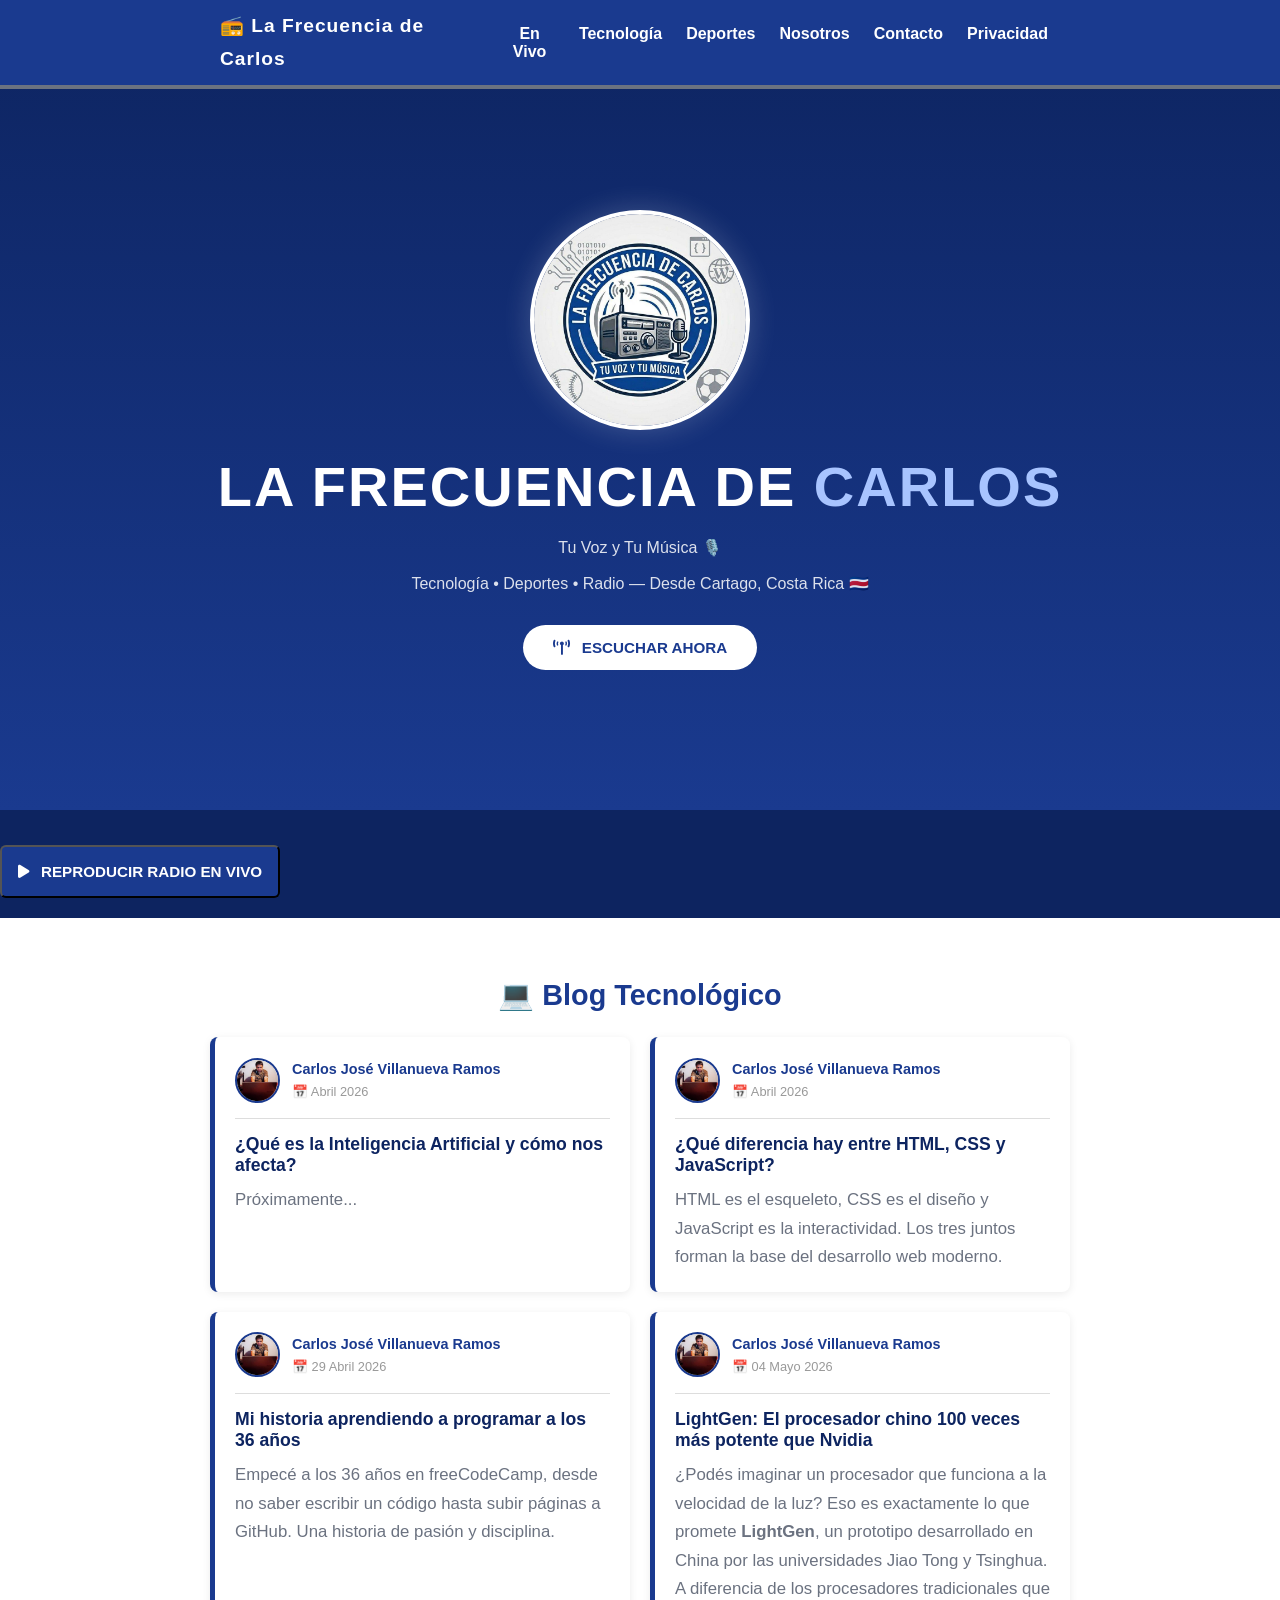
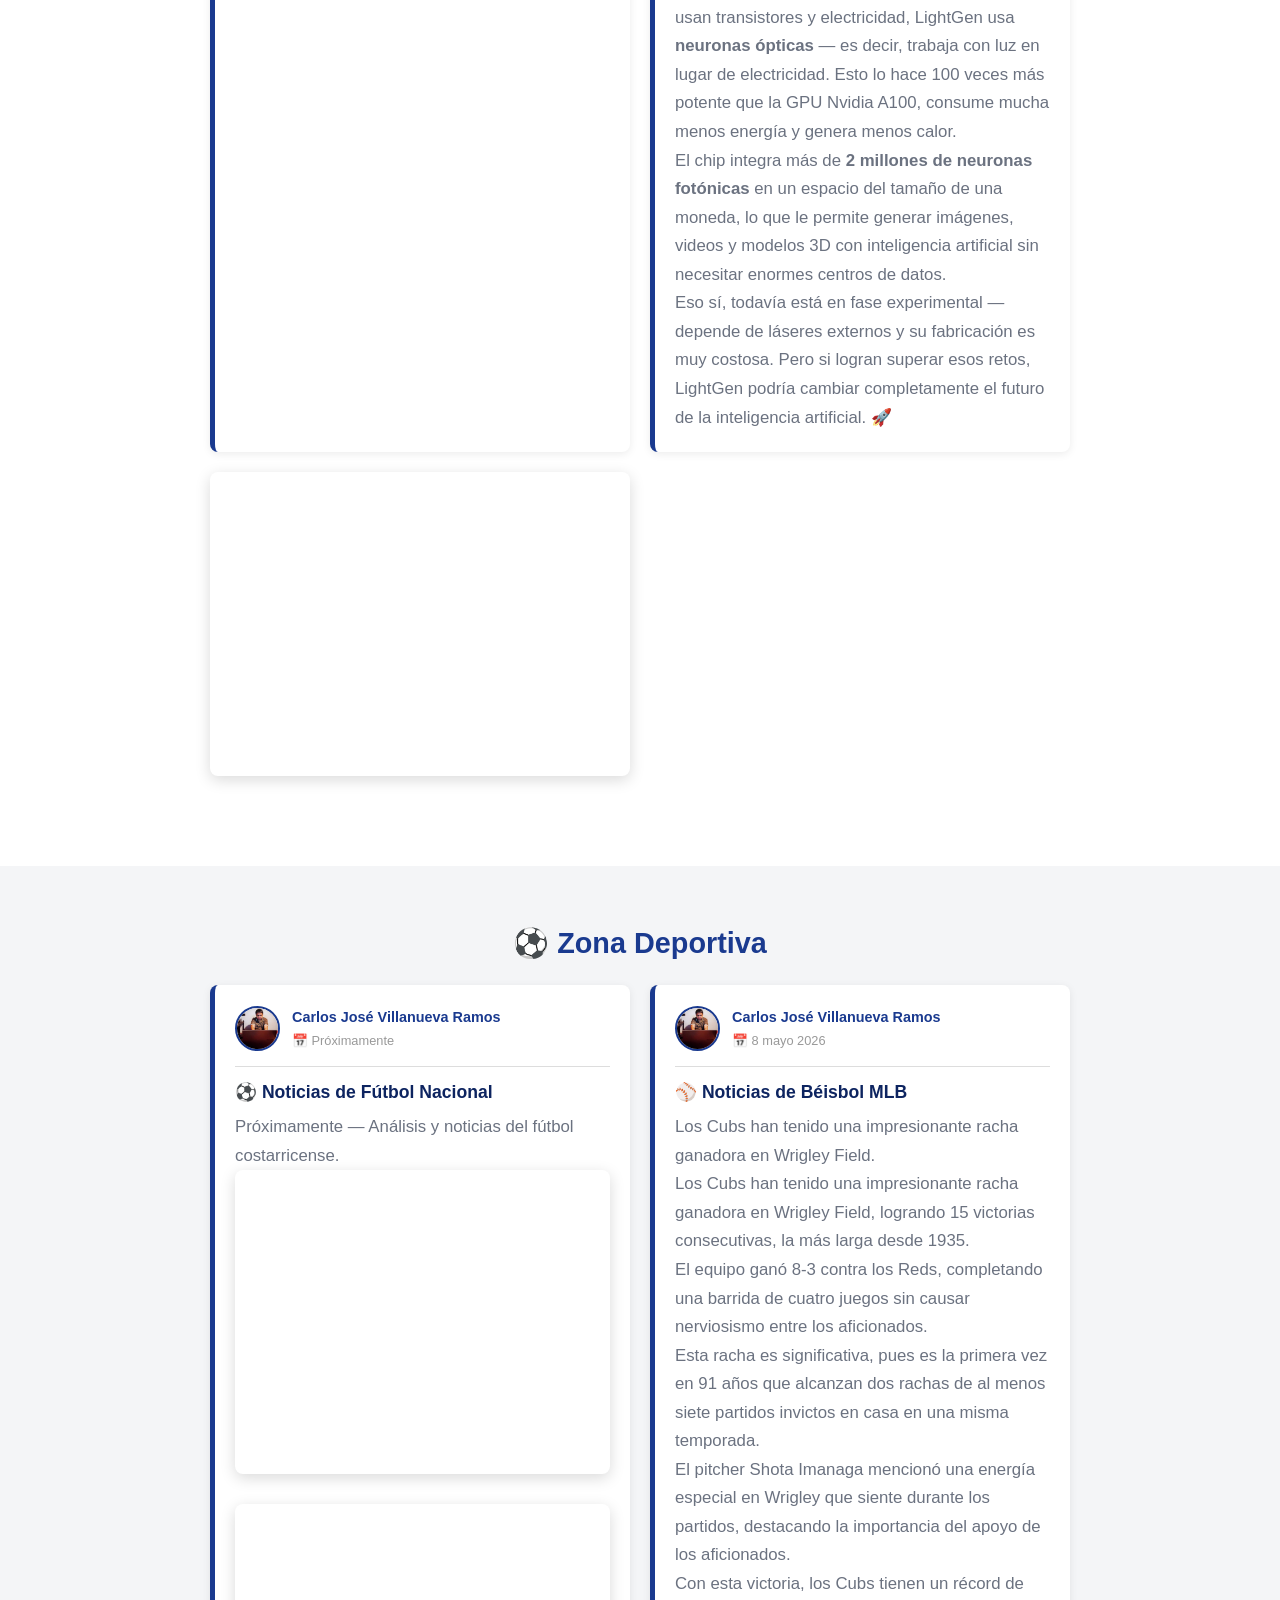
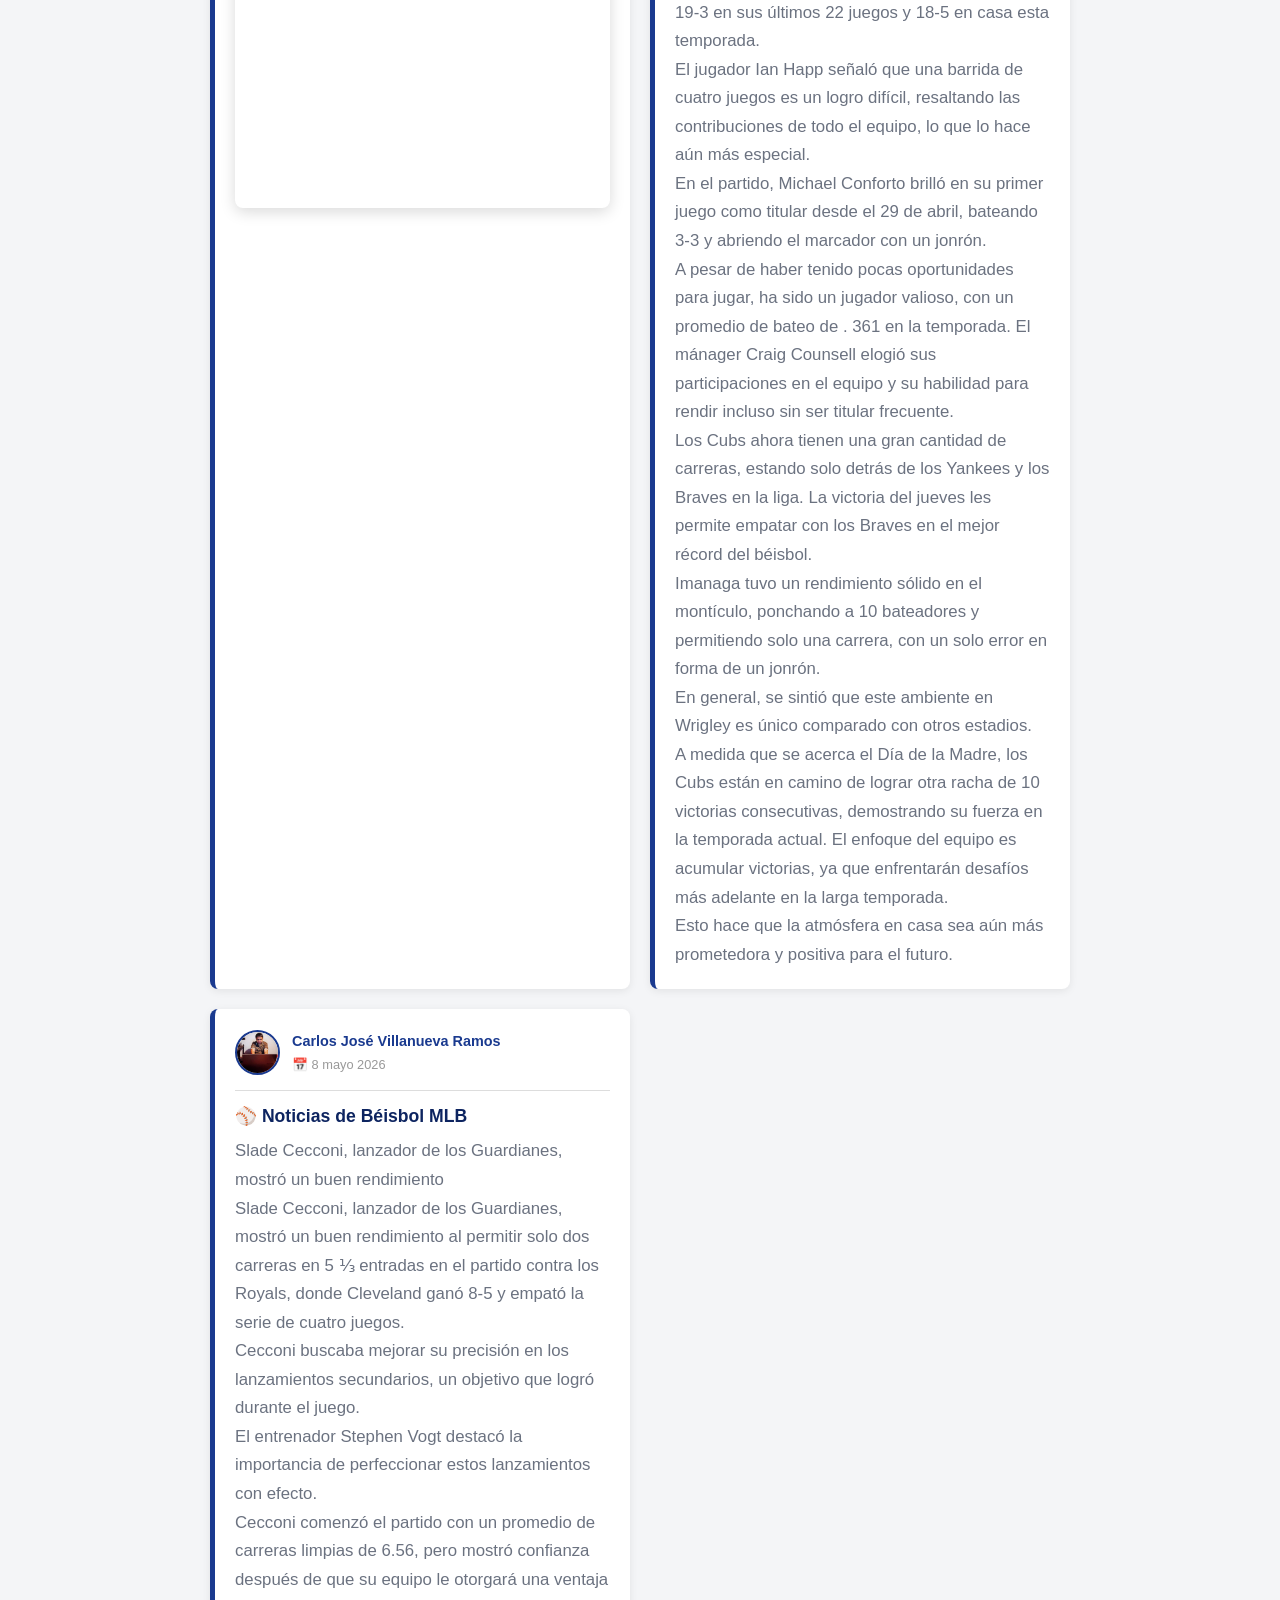
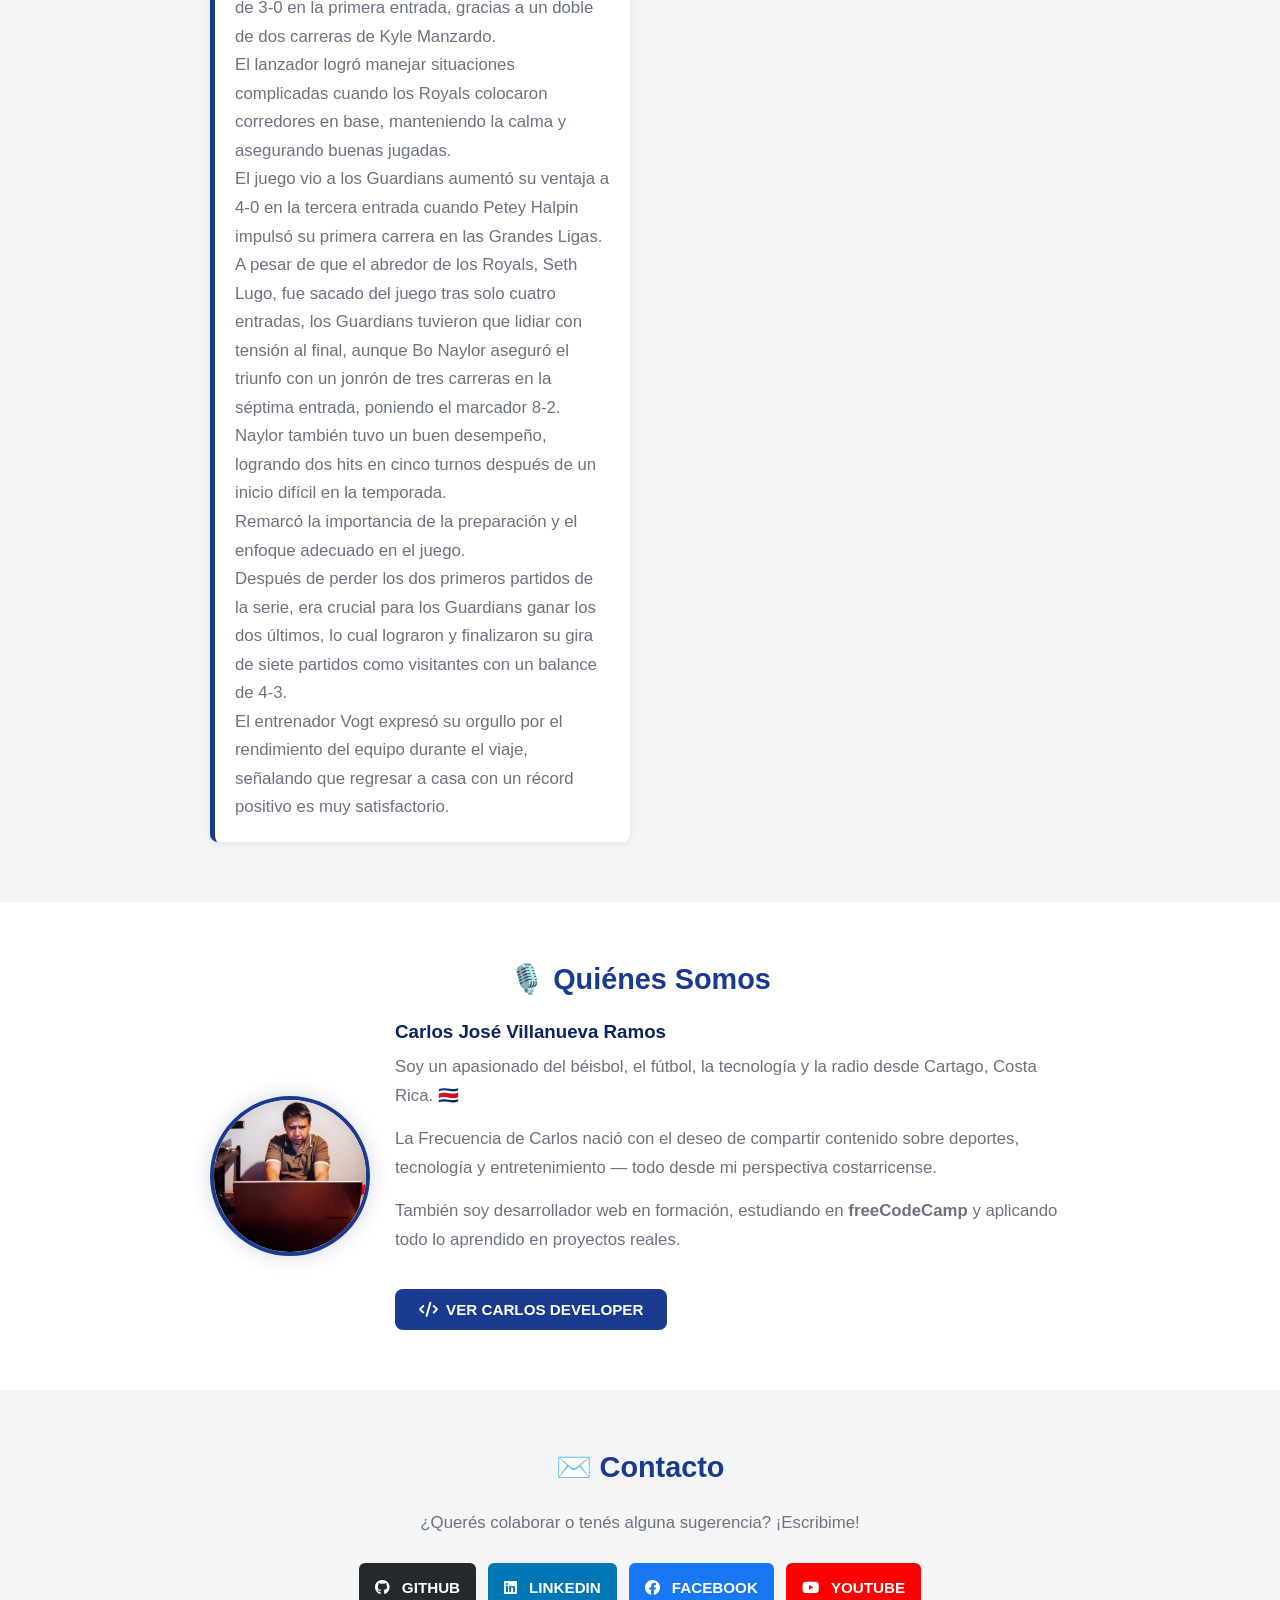
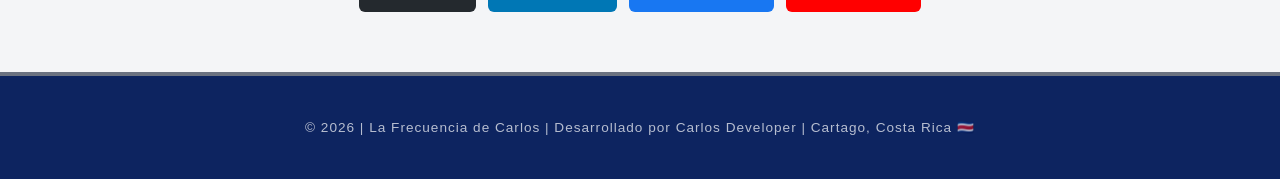
<file: index.html>
<!DOCTYPE html>
<html lang="es">
<head>
    <meta charset="UTF-8">
    <meta name="viewport" content="width=device-width, initial-scale=1.0">
    <meta name="description" content="La Frecuencia de Carlos - Tu voz y tu música desde Cartago, Costa Rica">
    <meta name="author" content="Carlos José Villanueva Ramos">
    <meta name="keywords" content="Radio, Deportes, Tecnología, Costa Rica, Cartago">
    <meta property="og:title" content="La Frecuencia de Carlos">
    <meta property="og:description" content="Tu voz y tu música — Tecnología, Deportes y más desde Costa Rica">
    <meta property="og:image" content="La-frecuencia-de-Carlos.jpg">
    <title>La Frecuencia de Carlos | Tu Voz y Tu Música</title>
    <link rel="stylesheet" href="https://cdnjs.cloudflare.com/ajax/libs/font-awesome/6.0.0/css/all.min.css">
    <link rel="stylesheet" href="style.css">
</head>
<body>

    <header>
        <div class="container">
            <p class="logo">📻 La Frecuencia de Carlos</p>
            <nav>
                <a href="#en-vivo">En Vivo</a>
                <a href="#blog-tech">Tecnología</a>
                <a href="#zona-deportiva">Deportes</a>
                <a href="#quienes-somos">Nosotros</a>
                <a href="#contacto">Contacto</a>
                <a href="privacidad.html">Privacidad</a>
            </nav>
        </div>
    </header>

    <section id="hero">
        <div class="hero-overlay">
            <div class="container">
                <img src="La-frecuencia-de-Carlos.jpg" alt="La Frecuencia de Carlos Logo" class="hero-logo">
                <h1>La Frecuencia de <span class="acento">Carlos</span></h1>
                <p class="subtitulo">Tu Voz y Tu Música 🎙️</p>
                <p class="subtitulo">Tecnología • Deportes • Radio — Desde Cartago, Costa Rica 🇨🇷</p>
                <a href="#en-vivo" class="btn btn-principal">
                    <i class="fas fa-broadcast-tower"></i> Escuchar Ahora
                </a>
            </div>
        </div>
    </section>

    <section id="en-vivo">
        <div id="radio-container">
    <button onclick="cargarRadio()" class="btn btn-radio">
        <i class="fas fa-play"></i> Reproducir Radio en Vivo
    </button>
    <div id="reproductor"></div>
</div>

<script>
    function cargarRadio() {
        document.getElementById('reproductor').innerHTML = `
            <iframe
                src="https://lavoz23.radio12345.com"
                width="100%"
                height="200"
                frameborder="0"
                scrolling="no"
                title="La Frecuencia de Carlos"
                style="border-radius: 8px; margin-top: 15px;">
            </iframe>
        `;
        document.querySelector('button').style.display = 'none';
    }
</script>
    </section>

    <section id="blog-tech">
        <div class="container">
            <h2>💻 Blog Tecnológico</h2>
            <div class="blog-grid">

                <article class="blog-card">
                    <div class="autor">
                        <img src="carlos-villanueva-ramos.jpg" alt="Carlos Villanueva" class="autor-foto">
                        <div>
                            <p class="autor-nombre">Carlos José Villanueva Ramos</p>
                            <p class="autor-fecha">📅 Abril 2026</p>
                        </div>
                    </div>
                    <h3>¿Qué es la Inteligencia Artificial y cómo nos afecta?</h3>
                    <p>Próximamente...</p>
                </article>

                <article class="blog-card">
                    <div class="autor">
                        <img src="carlos-villanueva-ramos.jpg" alt="Carlos Villanueva" class="autor-foto">
                        <div>
                            <p class="autor-nombre">Carlos José Villanueva Ramos</p>
                            <p class="autor-fecha">📅 Abril 2026</p>
                        </div>
                    </div>
                    <h3>¿Qué diferencia hay entre HTML, CSS y JavaScript?</h3>
                    <p>HTML es el esqueleto, CSS es el diseño y JavaScript es la interactividad. Los tres juntos forman la base del desarrollo web moderno.</p>
                </article>

                <article class="blog-card">
                    <div class="autor">
                        <img src="carlos-villanueva-ramos.jpg" alt="Carlos Villanueva" class="autor-foto">
                        <div>
                            <p class="autor-nombre">Carlos José Villanueva Ramos</p>
                            <p class="autor-fecha">📅 29 Abril 2026</p>
                        </div>
                    </div>
                    <h3>Mi historia aprendiendo a programar a los 36 años</h3>
                    <p>Empecé a los 36 años en freeCodeCamp, desde no saber escribir un código hasta subir páginas a GitHub. Una historia de pasión y disciplina.</p>
                </article>

                <article class="blog-card">
       <div class="autor">
        <img src="carlos-villanueva-ramos.jpg" alt="Carlos Villanueva" class="autor-foto">
        <div>
            <p class="autor-nombre">Carlos José Villanueva Ramos</p>
            <p class="autor-fecha">📅 04 Mayo 2026</p>
        </div>
        </div>
       <h3>LightGen: El procesador chino 100 veces más potente que Nvidia</h3>
        <p>¿Podés imaginar un procesador que funciona a la velocidad de la luz? Eso es exactamente lo que promete <strong>LightGen</strong>, un prototipo desarrollado en China por las universidades Jiao Tong y Tsinghua.</p>
        <p>A diferencia de los procesadores tradicionales que usan transistores y electricidad, LightGen usa <strong>neuronas ópticas</strong> — es decir, trabaja con luz en lugar de electricidad. Esto lo hace 100 veces más potente que la GPU Nvidia A100, consume mucha menos energía y genera menos calor.</p>
       <p>El chip integra más de <strong>2 millones de neuronas fotónicas</strong> en un espacio del tamaño de una moneda, lo que le permite generar imágenes, videos y modelos 3D con inteligencia artificial sin necesitar enormes centros de datos.</p>
       <p>Eso sí, todavía está en fase experimental — depende de láseres externos y su fabricación es muy costosa. Pero si logran superar esos retos, LightGen podría cambiar completamente el futuro de la inteligencia artificial. 🚀</p>
       </article>
                
                 <!-- Video destacado -->
        <div class="video-destacado">
            <iframe
                src="https://www.youtube.com/embed/zmnGp_Kgrm4"
                title="Tutorial HTML CSS JavaScript"
                width="100%"
                height="300"
                frameborder="0"
                allowfullscreen>
            </iframe>
        </div>

            </div>
        </div>
    </section>

    <section id="zona-deportiva">
        <div class="container">
            <h2>⚽ Zona Deportiva</h2>
            <div class="blog-grid">

                <article class="blog-card">
                    <div class="autor">
                        <img src="carlos-villanueva-ramos.jpg" alt="Carlos Villanueva" class="autor-foto">
                        <div>
                            <p class="autor-nombre">Carlos José Villanueva Ramos</p>
                            <p class="autor-fecha">📅 Próximamente</p>
                        </div>
                    </div>
                    <h3>⚽ Noticias de Fútbol Nacional</h3>
                    <p>Próximamente — Análisis y noticias del fútbol costarricense.</p>

                    <!-- Video destacado -->
        <div class="video-destacado">
            <iframe
                src="https://www.youtube.com/embed/2LaJkIbrocw"
                title="Video de Fútbol"
                width="100%"
                height="300"
                frameborder="0"
                allowfullscreen>
            </iframe>
        </div>

        <div class="video-destacado">

            <iframe width="100%" height="300" src="https://www.youtube.com/embed/Gb2-Pp-Act4?si=_eEPlFCMs1Ykt27v" title="Vide de fútbol" frameborder="0" allow="accelerometer; autoplay; clipboard-write; encrypted-media; gyroscope; picture-in-picture; web-share" referrerpolicy="strict-origin-when-cross-origin" allowfullscreen></iframe>

        </div>
                </article>

                <article class="blog-card">
                    <div class="autor">
                        <img src="carlos-villanueva-ramos.jpg" alt="Carlos Villanueva" class="autor-foto">
                        <div>
                            <p class="autor-nombre">Carlos José Villanueva Ramos</p>
                            <p class="autor-fecha">📅 8 mayo 2026</p>
                        </div>
                    </div>
                    <h3>⚾ Noticias de Béisbol MLB</h3>
                    <p>Los Cubs han tenido una impresionante racha ganadora en Wrigley Field.</p>
                    <p>Los Cubs han tenido una impresionante racha ganadora en Wrigley Field, logrando 15 victorias consecutivas, la más larga desde 1935.</p>
                    <p>El equipo ganó 8-3 contra los Reds, completando una barrida de cuatro juegos sin causar nerviosismo entre los aficionados.</p> 
                   <p>Esta racha es significativa, pues es la primera vez en 91 años que alcanzan dos rachas de al menos siete partidos invictos en casa en una misma temporada.</p> 

                   <p>El pitcher Shota Imanaga mencionó una energía especial en Wrigley que siente durante los partidos, destacando la importancia del apoyo de los aficionados.</p> 
                   <p>Con esta victoria, los Cubs tienen un récord de 19-3 en sus últimos 22 juegos y 18-5 en casa esta temporada.</p> 
                   <p>El jugador Ian Happ señaló que una barrida de cuatro juegos es un logro difícil, resaltando las contribuciones de todo el equipo, lo que lo hace aún más especial.</p> 

                   <p>En el partido, Michael Conforto brilló en su primer juego como titular desde el 29 de abril, bateando 3-3 y abriendo el marcador con un jonrón.</p> 
                   <p>A pesar de haber tenido pocas oportunidades para jugar, ha sido un jugador valioso, con un promedio de bateo de . 361 en la temporada. El mánager Craig Counsell elogió sus participaciones en el equipo y su habilidad para rendir incluso sin ser titular frecuente.</p> 

                <p>Los Cubs ahora tienen una gran cantidad de carreras, estando solo detrás de los Yankees y los Braves en la liga. La victoria del jueves les permite empatar con los Braves en el mejor récord del béisbol.</p> 
                <p>Imanaga tuvo un rendimiento sólido en el montículo, ponchando a 10 bateadores y permitiendo solo una carrera, con un solo error en forma de un jonrón.</p> 
                <p>En general, se sintió que este ambiente en Wrigley es único comparado con otros estadios.</p> 

                <p>A medida que se acerca el Día de la Madre, los Cubs están en camino de lograr otra racha de 10 victorias consecutivas, demostrando su fuerza en la temporada actual. El enfoque del equipo es acumular victorias, ya que enfrentarán desafíos más adelante en la larga temporada.</p> 
                <p>Esto hace que la atmósfera en casa sea aún más prometedora y positiva para el futuro.</p>
                </article>

                <article class="blog-card">
                    <div class="autor">
                        <img src="carlos-villanueva-ramos.jpg" alt="Carlos Villanueva" class="autor-foto">
                        <div>
                            <p class="autor-nombre">Carlos José Villanueva Ramos</p>
                            <p class="autor-fecha">📅 8 mayo 2026</p>
                        </div>
                    </div>
                    <h3>⚾ Noticias de Béisbol MLB</h3>
                    <p>Slade Cecconi, lanzador de los Guardianes, mostró un buen rendimiento</p>
                    <p>Slade Cecconi, lanzador de los Guardianes, mostró un buen rendimiento al permitir solo dos carreras en 5 ⅓ entradas en el partido contra los Royals, donde Cleveland ganó 8-5 y empató la serie de cuatro juegos.</p> 
                    <p>Cecconi buscaba mejorar su precisión en los lanzamientos secundarios, un objetivo que logró durante el juego.</p> 
                    <p>El entrenador Stephen Vogt destacó la importancia de perfeccionar estos lanzamientos con efecto.</p> 

                    <p>Cecconi comenzó el partido con un promedio de carreras limpias de 6.56, pero mostró confianza después de que su equipo le otorgará una ventaja de 3-0 en la primera entrada, gracias a un doble de dos carreras de Kyle Manzardo.</p> 
                    <p>El lanzador logró manejar situaciones complicadas cuando los Royals colocaron corredores en base, manteniendo la calma y asegurando buenas jugadas.</p> 

                    <p>El juego vio a los Guardians aumentó su ventaja a 4-0 en la tercera entrada cuando Petey Halpin impulsó su primera carrera en las Grandes Ligas.</p> 
                    <p>A pesar de que el abredor de los Royals, Seth Lugo, fue sacado del juego tras solo cuatro entradas, los Guardians tuvieron que lidiar con tensión al final, aunque Bo Naylor aseguró el triunfo con un jonrón de tres carreras en la séptima entrada, poniendo el marcador 8-2.</p> 

                    <p>Naylor también tuvo un buen desempeño, logrando dos hits en cinco turnos después de un inicio difícil en la temporada.</p> 
                    <p>Remarcó la importancia de la preparación y el enfoque adecuado en el juego.</p> 
                    <p>Después de perder los dos primeros partidos de la serie, era crucial para los Guardians ganar los dos últimos, lo cual lograron y finalizaron su gira de siete partidos como visitantes con un balance de 4-3.</p> 

                    <p>El entrenador Vogt expresó su orgullo por el rendimiento del equipo durante el viaje, señalando que regresar a casa con un récord positivo es muy satisfactorio.</p>

            </div>
        </div>
    </section>

    <section id="quienes-somos">
        <div class="container">
            <h2>🎙️ Quiénes Somos</h2>
            <div class="quienes-content">
                <img src="carlos-villanueva-ramos.jpg" alt="Carlos Villanueva Ramos" class="quienes-foto">
                <div class="quienes-texto">
                    <h3>Carlos José Villanueva Ramos</h3>
                    <p>Soy un apasionado del béisbol, el fútbol, la tecnología y la radio desde Cartago, Costa Rica. 🇨🇷</p>
                    <p>La Frecuencia de Carlos nació con el deseo de compartir contenido sobre deportes, tecnología y entretenimiento — todo desde mi perspectiva costarricense.</p>
                    <p>También soy desarrollador web en formación, estudiando en <strong>freeCodeCamp</strong> y aplicando todo lo aprendido en proyectos reales.</p>
                    <a href="https://carlosvillaramos.github.io/Carlos-developer/" target="_blank" class="btn btn-carlos">
                        <i class="fas fa-code"></i> Ver Carlos Developer
                    </a>
                </div>
            </div>
        </div>
    </section>

    <section id="contacto">
        <div class="container">
            <h2>✉️ Contacto</h2>
            <p>¿Querés colaborar o tenés alguna sugerencia? ¡Escribime!</p>
            <div class="redes-grid">
                <a href="https://github.com/Carlosvillaramos" target="_blank" class="btn btn-github">
                    <i class="fab fa-github"></i> GitHub
                </a>
                <a href="https://www.linkedin.com/in/carlos-j-villanueva-ramos-9a1487387/" target="_blank" class="btn btn-linkedin">
                    <i class="fab fa-linkedin"></i> LinkedIn
                </a>
                <a href="https://www.facebook.com/profile.php?id=61586443767348" target="_blank" class="btn btn-facebook">
                    <i class="fab fa-facebook"></i> Facebook
                </a>
                <a href="https://www.youtube.com/@CarlosDeveloper-o3m" target="_blank" class="btn btn-youtube">
                 <i class="fab fa-youtube"></i> YouTube
               </a>
            </div>
        </div>
    </section>

    <footer>
        <div class="container">
            <p>© 2026 | La Frecuencia de Carlos | Desarrollado por Carlos Developer | Cartago, Costa Rica 🇨🇷</p>
        </div>
    </footer>

</body>
</html>
</file>
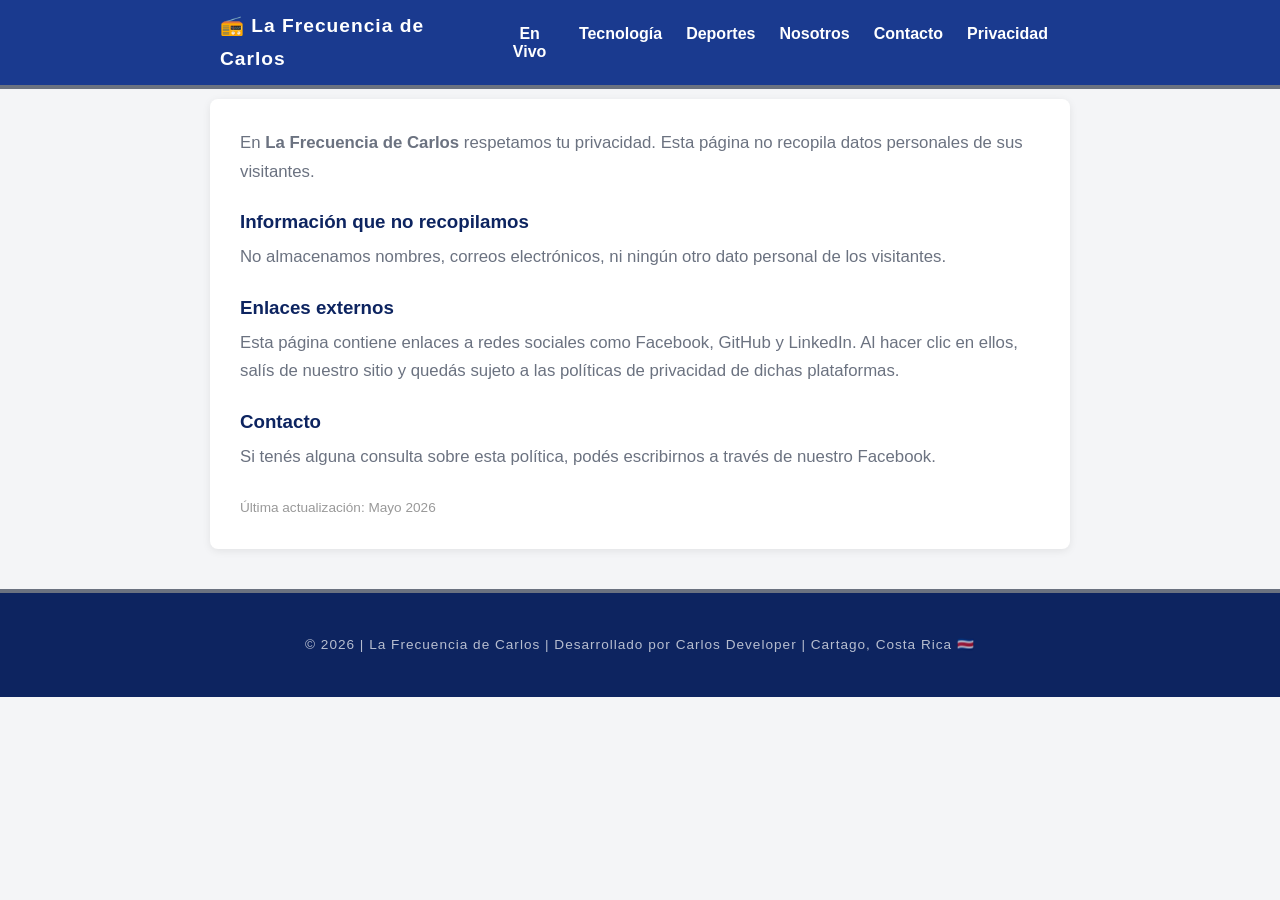
<file: privacidad.html>
<!DOCTYPE html>
<html lang="es">
<head>
    <meta charset="UTF-8">
    <meta name="viewport" content="width=device-width, initial-scale=1.0">
    <title>Política de Privacidad | La Frecuencia de Carlos</title>
    <link rel="stylesheet" href="https://cdnjs.cloudflare.com/ajax/libs/font-awesome/6.0.0/css/all.min.css">
    <link rel="stylesheet" href="style.css">
</head>
<body>

    <header>
        <div class="container">
            <p class="logo">📻 La Frecuencia de Carlos</p>
            <nav>
                <a href="index.html#en-vivo">En Vivo</a>
                <a href="index.html#blog-tech">Tecnología</a>
                <a href="index.html#zona-deportiva">Deportes</a>
                <a href="index.html#quienes-somos">Nosotros</a>
                <a href="index.html#contacto">Contacto</a>
                <a href="privacidad.html">Privacidad</a>
            </nav>
        </div>
    </header>

    <section id="privacidad">
        <div class="container">
            <h2>🔒 Política de Privacidad</h2>
            <div class="privacidad-texto">
                <p>En <strong>La Frecuencia de Carlos</strong> respetamos tu privacidad. Esta página no recopila datos personales de sus visitantes.</p>
                <h3>Información que no recopilamos</h3>
                <p>No almacenamos nombres, correos electrónicos, ni ningún otro dato personal de los visitantes.</p>
                <h3>Enlaces externos</h3>
                <p>Esta página contiene enlaces a redes sociales como Facebook, GitHub y LinkedIn. Al hacer clic en ellos, salís de nuestro sitio y quedás sujeto a las políticas de privacidad de dichas plataformas.</p>
                <h3>Contacto</h3>
                <p>Si tenés alguna consulta sobre esta política, podés escribirnos a través de nuestro Facebook.</p>
                <p class="fecha-politica">Última actualización: Mayo 2026</p>
            </div>
        </div>
    </section>

    <footer>
        <div class="container">
            <p>© 2026 | La Frecuencia de Carlos | Desarrollado por Carlos Developer | Cartago, Costa Rica 🇨🇷</p>
        </div>
    </footer>

</body>
</html>
</file>
<file: style.css>
:root {
    --azul: #1a3a8f;
    --azul-oscuro: #0d2460;
    --gris: #6b7280;
    --gris-claro: #f4f5f7;
    --blanco: #ffffff;
    --negro: #1a1a1a;
}

* {
    box-sizing: border-box;
    margin: 0;
    padding: 0;
}

html {
    scroll-behavior: smooth;
}

body {
    font-family: 'Arial', sans-serif;
    background-color: var(--gris-claro);
    color: var(--negro);
    overflow-x: hidden;
}

h2 {
    font-size: 1.8em;
    margin-bottom: 25px;
    color: var(--azul);
    text-align: center;
}

h3 {
    color: var(--azul-oscuro);
    margin-bottom: 10px;
}

p {
    font-size: 1.05em;
    line-height: 1.7;
    color: var(--gris);
}

/* ========== CONTAINER ========== */
.container {
    max-width: 900px;
    margin: 0 auto;
    padding: 40px 20px;
}

/* ========== HEADER ========== */
header {
    background-color: var(--azul);
    border-bottom: 4px solid var(--gris);
    width: 100%;
}

header .container {
    display: flex;
    flex-direction: column;
    align-items: center;
    padding: 15px 20px;
}

header .logo {
    font-size: 1.2em;
    font-weight: bold;
    color: var(--blanco);
    letter-spacing: 1px;
    margin-bottom: 10px;
}

header nav {
    display: flex;
    flex-direction: column;
    text-align: center;
    gap: 5px;
}

header a {
    text-decoration: none;
    color: var(--blanco);
    font-weight: bold;
    padding: 5px 12px;
    transition: 0.3s;
}

header a:hover {
    color: var(--gris-claro);
    text-decoration: underline;
}

/* ========== HERO ========== */
#hero {
    background: linear-gradient(
        180deg,
        var(--azul-oscuro),
        var(--azul)
    );
    min-height: 80vh;
    display: flex;
    align-items: center;
    text-align: center;
}

.hero-overlay {
    width: 100%;
}

.hero-logo {
    width: 180px;
    height: 180px;
    border-radius: 50%;
    object-fit: cover;
    border: 4px solid var(--blanco);
    margin-bottom: 20px;
    box-shadow: 0 0 30px rgba(255,255,255,0.2);
}

#hero h1 {
    font-size: 2em;
    color: var(--blanco);
    text-transform: uppercase;
    letter-spacing: 2px;
    margin-bottom: 15px;
}

.acento {
    color: #a8c4ff;
}

.subtitulo {
    color: rgba(255,255,255,0.85);
    font-size: 1em;
    margin-bottom: 8px;
}

/* ========== EN VIVO ========== */
#en-vivo {
    background-color: var(--azul-oscuro);
    padding: 20px 0;
}

#en-vivo h2 {
    color: var(--blanco);
}

/* ========== BLOG TECH ========== */
#blog-tech {
    background-color: var(--blanco);
    padding: 20px 0;
}

/* ========== ZONA DEPORTIVA ========== */
#zona-deportiva {
    background-color: var(--gris-claro);
    padding: 20px 0;
}

/* ========== BLOG CARDS ========== */
.blog-grid {
    display: flex;
    flex-direction: column;
    gap: 20px;
}

.blog-card {
    background: var(--blanco);
    border-left: 5px solid var(--azul);
    border-radius: 8px;
    padding: 20px;
    box-shadow: 0 2px 8px rgba(0,0,0,0.08);
    transition: 0.3s;
}

.blog-card:hover {
    box-shadow: 0 4px 15px rgba(0,0,0,0.15);
    transform: translateY(-2px);
}

.blog-card h3 {
    font-size: 1.1em;
    margin-bottom: 10px;
}

.autor {
    display: flex;
    align-items: center;
    gap: 12px;
    margin-bottom: 15px;
    padding-bottom: 15px;
    border-bottom: 1px solid #ddd;
}

.autor-foto {
    width: 45px;
    height: 45px;
    border-radius: 50%;
    object-fit: cover;
    border: 2px solid var(--azul);
}

.autor-nombre {
    font-weight: bold;
    color: var(--azul);
    font-size: 0.9em;
    margin: 0;
}

.autor-fecha {
    font-size: 0.8em;
    color: #999;
    margin: 0;
}

/* ========== QUIENES SOMOS ========== */
#quienes-somos {
    background-color: var(--blanco);
    padding: 20px 0;
}

.quienes-content {
    display: flex;
    flex-direction: column;
    align-items: center;
    gap: 25px;
    text-align: center;
}

.quienes-foto {
    width: 160px;
    height: 160px;
    border-radius: 50%;
    object-fit: cover;
    border: 4px solid var(--azul);
    box-shadow: 0 0 20px rgba(26,58,143,0.2);
}

.quienes-texto p {
    margin-bottom: 15px;
}

/* ========== CONTACTO ========== */
#contacto {
    background-color: var(--gris-claro);
    padding: 20px 0;
    text-align: center;
}

#contacto p {
    margin-bottom: 25px;
}

.redes-grid {
    display: flex;
    flex-direction: column;
    gap: 12px;
}

/* ========== BOTONES ========== */
.btn {
    display: flex;
    align-items: center;
    justify-content: center;
    gap: 12px;
    text-decoration: none;
    padding: 16px;
    border-radius: 6px;
    font-size: 0.95rem;
    font-weight: bold;
    text-transform: uppercase;
    transition: 0.3s ease;
}

.btn-principal {
    display: inline-flex;
    background-color: var(--blanco);
    color: var(--azul);
    margin-top: 20px;
    padding: 14px 30px;
    border-radius: 30px;
    font-weight: bold;
    text-decoration: none;
    transition: 0.3s;
}

.btn-principal:hover {
    background-color: var(--gris-claro);
    transform: translateY(-2px);
}

.btn-radio {
    background-color: var(--azul);
    color: var(--blanco);
    margin-top: 15px;
}

.btn-carlos {
    display: inline-flex;
    background-color: var(--azul);
    color: var(--blanco);
    margin-top: 20px;
    padding: 12px 24px;
    border-radius: 8px;
    font-weight: bold;
    text-decoration: none;
    gap: 8px;
    transition: 0.3s;
}

.btn-carlos:hover {
    background-color: var(--azul-oscuro);
    transform: translateY(-2px);
}

.btn-github {
    background-color: #24292e;
    color: white;
}

.btn-linkedin {
    background-color: #0077b5;
    color: white;
}

.btn-facebook {
    background-color: #1877f2;
    color: white;
}

.btn-github:hover,
.btn-linkedin:hover,
.btn-facebook:hover,
.btn-radio:hover {
    opacity: 0.85;
    transform: translateY(-2px);
}

/* ========== PRIVACIDAD ========== */
#privacidad .privacidad-texto {
    background: var(--blanco);
    padding: 30px;
    border-radius: 8px;
    box-shadow: 0 2px 8px rgba(0,0,0,0.08);
}

#privacidad h3 {
    margin-top: 25px;
    margin-bottom: 10px;
}

.fecha-politica {
    margin-top: 25px;
    font-size: 0.85em;
    color: #999;
}

/* ========== FOOTER ========== */
footer {
    background-color: var(--azul-oscuro);
    border-top: 4px solid var(--gris);
    text-align: center;
}

footer p {
    color: rgba(255,255,255,0.7);
    font-size: 0.85em;
    letter-spacing: 1px;
}

/* ========== RESPONSIVE ========== */
@media (min-width: 720px) {
    header {
        position: fixed;
        width: 100%;
        z-index: 100;
    }

    header .container {
        flex-direction: row;
        justify-content: space-between;
        padding: 10px 30px;
    }

    header .logo {
        margin-bottom: 0;
    }

    header nav {
        flex-direction: row;
        gap: 0;
    }

    #hero {
        padding-top: 70px;
        min-height: 90vh;
    }

    #hero h1 {
        font-size: 3.5em;
    }

    .hero-logo {
        width: 220px;
        height: 220px;
    }

    .blog-grid {
        display: grid;
        grid-template-columns: repeat(2, 1fr);
    }

    .quienes-content {
        flex-direction: row;
        text-align: left;
    }

    .quienes-foto {
        min-width: 160px;
    }

    .redes-grid {
        flex-direction: row;
        justify-content: center;
    }
}

.video-destacado {
    border-radius: 8px;
    overflow: hidden;
    margin-bottom: 30px;
    box-shadow: 0 4px 15px rgba(0,0,0,0.15);
}

.btn-youtube {
    background-color: #ff0000;
    color: white;
}

.btn-youtube:hover {
    opacity: 0.85;
    transform: translateY(-2px);
}
</file>
